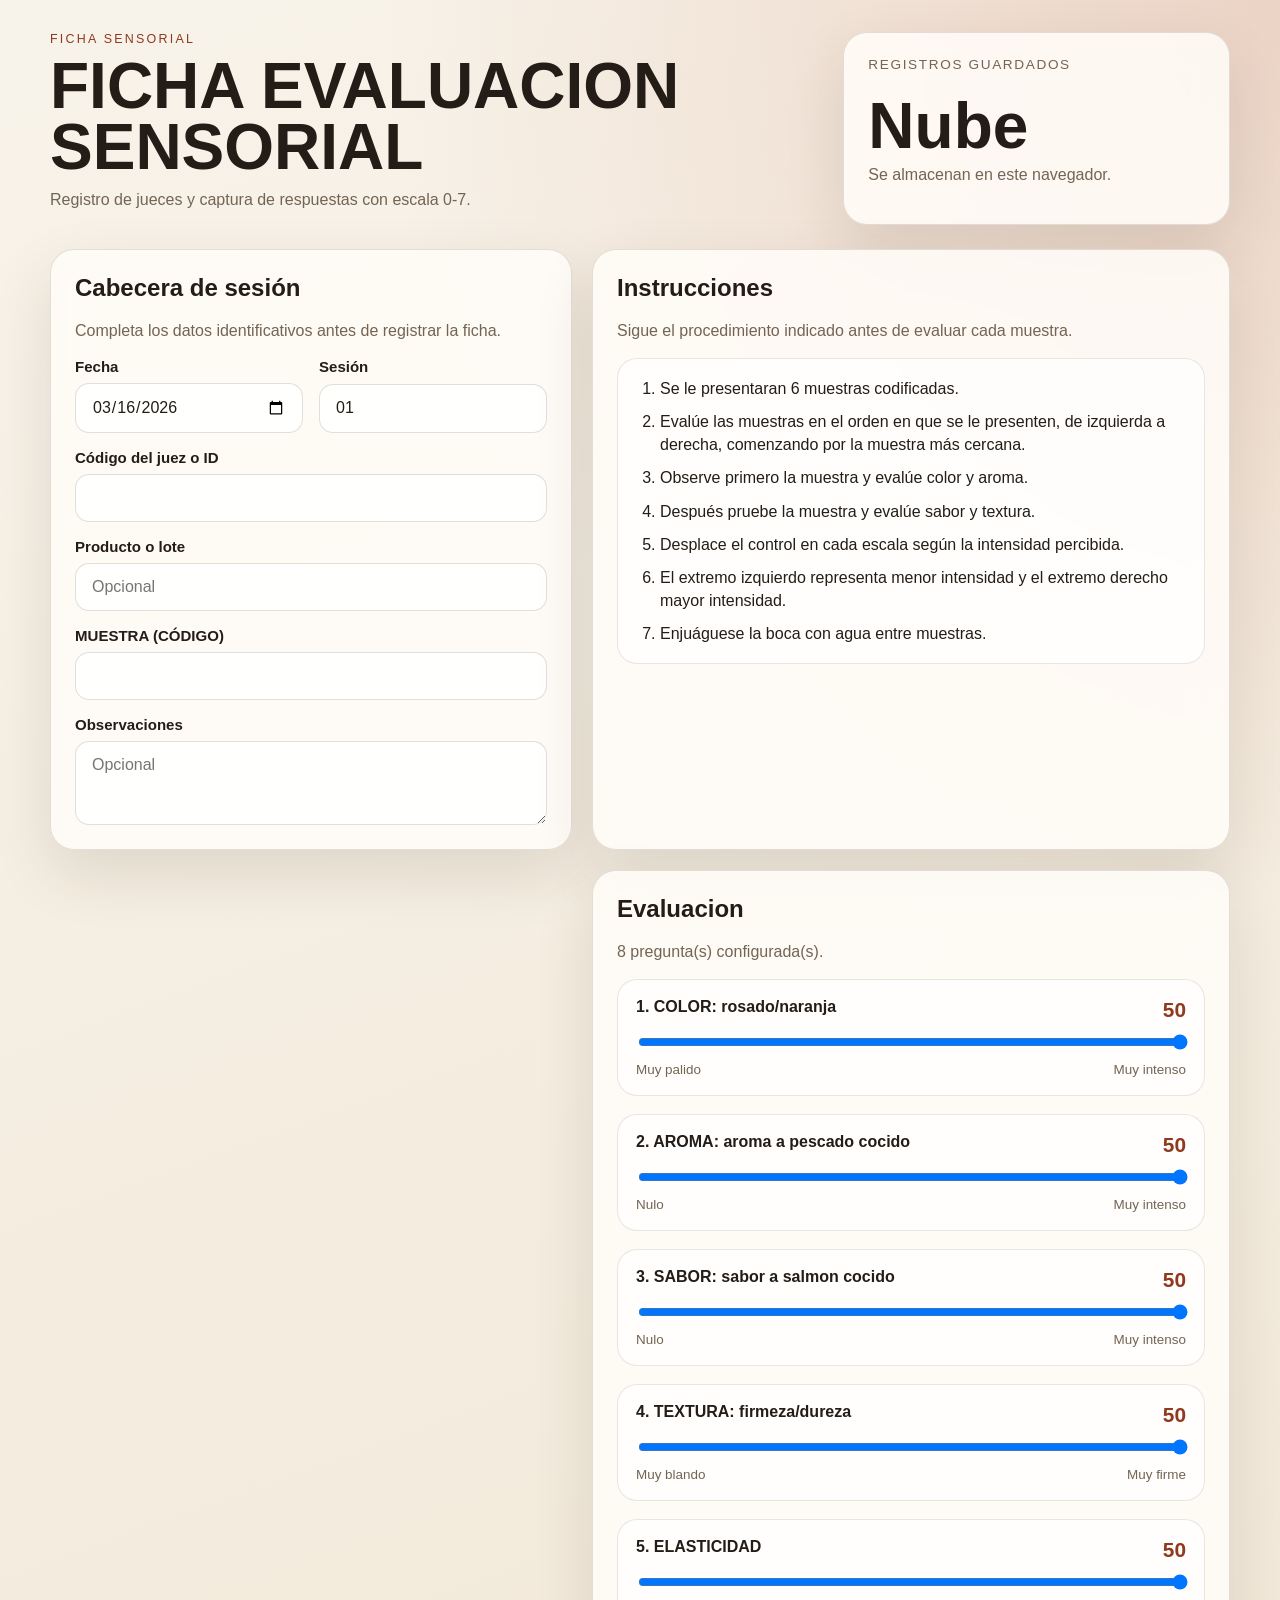
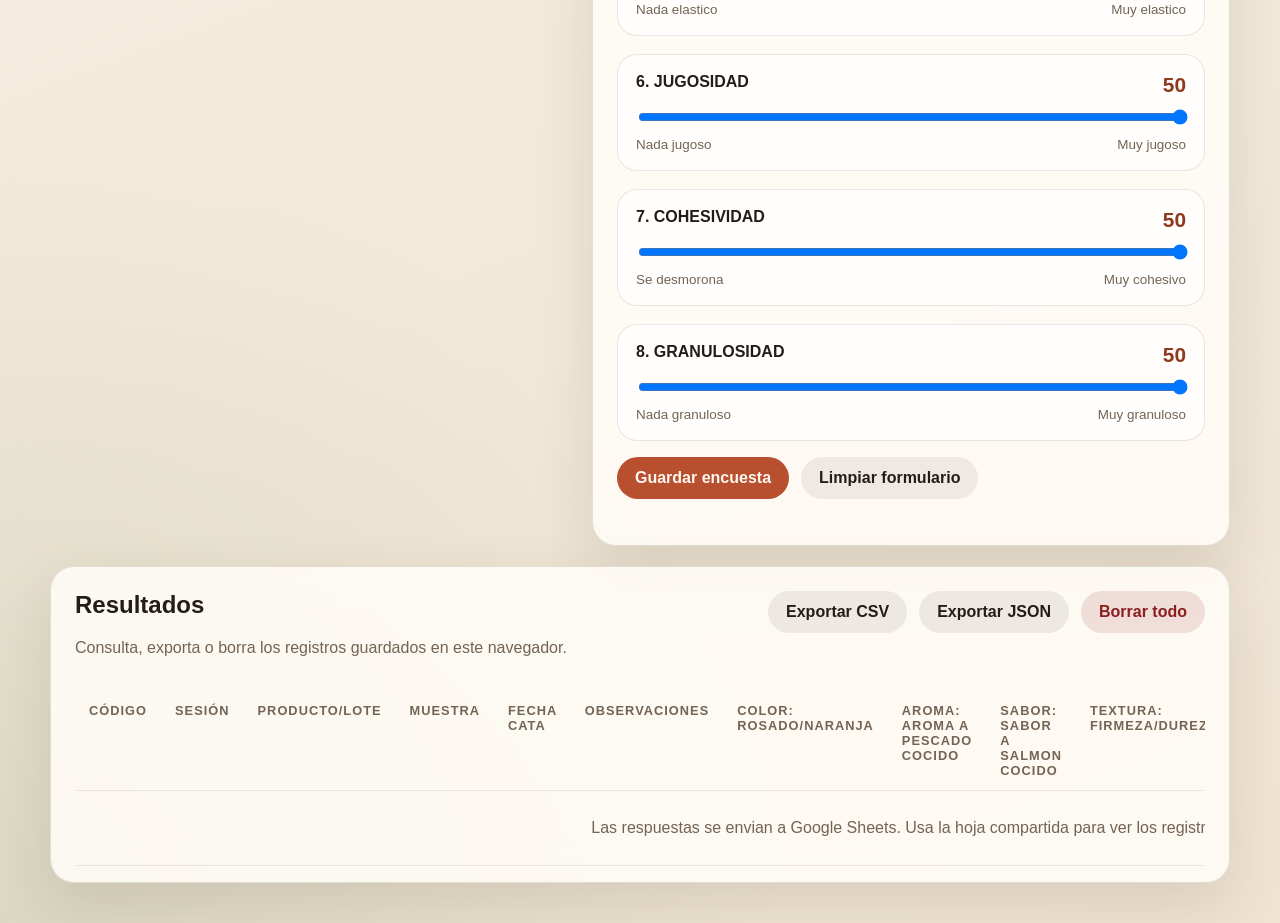
<file: index.html>
<!DOCTYPE html>
<html lang="es">
<head>
  <meta charset="UTF-8">
  <meta name="viewport" content="width=device-width, initial-scale=1.0">
  <title>SALMON | Cata de producto</title>
  <link rel="stylesheet" href="styles.css">
</head>
<body>
  <div class="app-shell">
    <header class="hero">
      <div>
        <p class="eyebrow">Ficha sensorial</p>
        <h1 id="survey-title">SALMON</h1>
        <p class="hero-copy">
          Registro de jueces y captura de respuestas con escala 0-7.
        </p>
      </div>
      <div class="hero-card">
        <p class="hero-card-label">Registros guardados</p>
        <p id="entry-count" class="hero-card-value">0</p>
        <p class="hero-card-help">Se almacenan en este navegador.</p>
      </div>
    </header>

    <main class="layout">
      <section class="panel">
        <div class="panel-header">
          <h2>Cabecera de sesión</h2>
          <p>Completa los datos identificativos antes de registrar la ficha.</p>
        </div>

        <form id="participant-form" class="stack" novalidate>
          <div class="meta-grid">
            <label class="field">
              <span>Fecha</span>
              <input id="session-date" name="sessionDate" type="date" required>
            </label>

            <label class="field">
              <span>Sesión</span>
              <input id="session-number" name="sessionNumber" type="text" maxlength="20" required>
            </label>
          </div>

          <label class="field">
            <span>Código del juez o ID</span>
            <input id="participant-code" name="participantCode" type="text" maxlength="40" required>
          </label>

          <label class="field">
            <span>Producto o lote</span>
            <input id="product-batch" name="productBatch" type="text" maxlength="100" placeholder="Opcional">
          </label>

          <label class="field">
            <span>MUESTRA (CÓDIGO)</span>
            <input id="sample-code" name="sampleCode" type="number" step="1" min="0" required>
          </label>

          <label class="field">
            <span>Observaciones</span>
            <textarea id="notes" name="notes" rows="3" maxlength="300" placeholder="Opcional"></textarea>
          </label>
        </form>
      </section>

      <section class="panel">
        <div class="panel-header">
          <h2>Instrucciones</h2>
          <p id="instructions-summary">Sigue el procedimiento indicado antes de evaluar cada muestra.</p>
        </div>

        <div class="instructions-card">
          <ol id="instructions-list" class="instructions-list"></ol>
        </div>
      </section>

      <section class="panel survey-panel">
        <div class="panel-header">
          <h2>Evaluacion</h2>
          <p id="survey-summary">Carga tus preguntas en el archivo de configuracion.</p>
        </div>

        <form id="survey-form" class="stack" novalidate>
          <div id="survey-questions" class="question-list"></div>

          <div class="actions">
            <button type="submit" class="button button-primary">Guardar encuesta</button>
            <button type="button" id="reset-form" class="button button-secondary">Limpiar formulario</button>
          </div>
        </form>

        <p id="form-status" class="status" aria-live="polite"></p>
      </section>
    </main>

    <section class="panel panel-results">
      <div class="panel-header panel-header-results">
        <div>
          <h2>Resultados</h2>
          <p>Consulta, exporta o borra los registros guardados en este navegador.</p>
        </div>
        <div class="toolbar">
          <button type="button" id="export-csv" class="button button-secondary">Exportar CSV</button>
          <button type="button" id="export-json" class="button button-secondary">Exportar JSON</button>
          <button type="button" id="clear-storage" class="button button-danger">Borrar todo</button>
        </div>
      </div>

      <div class="table-wrap">
        <table>
          <thead id="results-head"></thead>
          <tbody id="results-body">
            <tr>
              <td class="empty-state" colspan="99">Todavia no hay respuestas guardadas.</td>
            </tr>
          </tbody>
        </table>
      </div>
    </section>
  </div>

  <script src="survey-config.js"></script>
  <script src="app.js"></script>
</body>
</html>
</file>
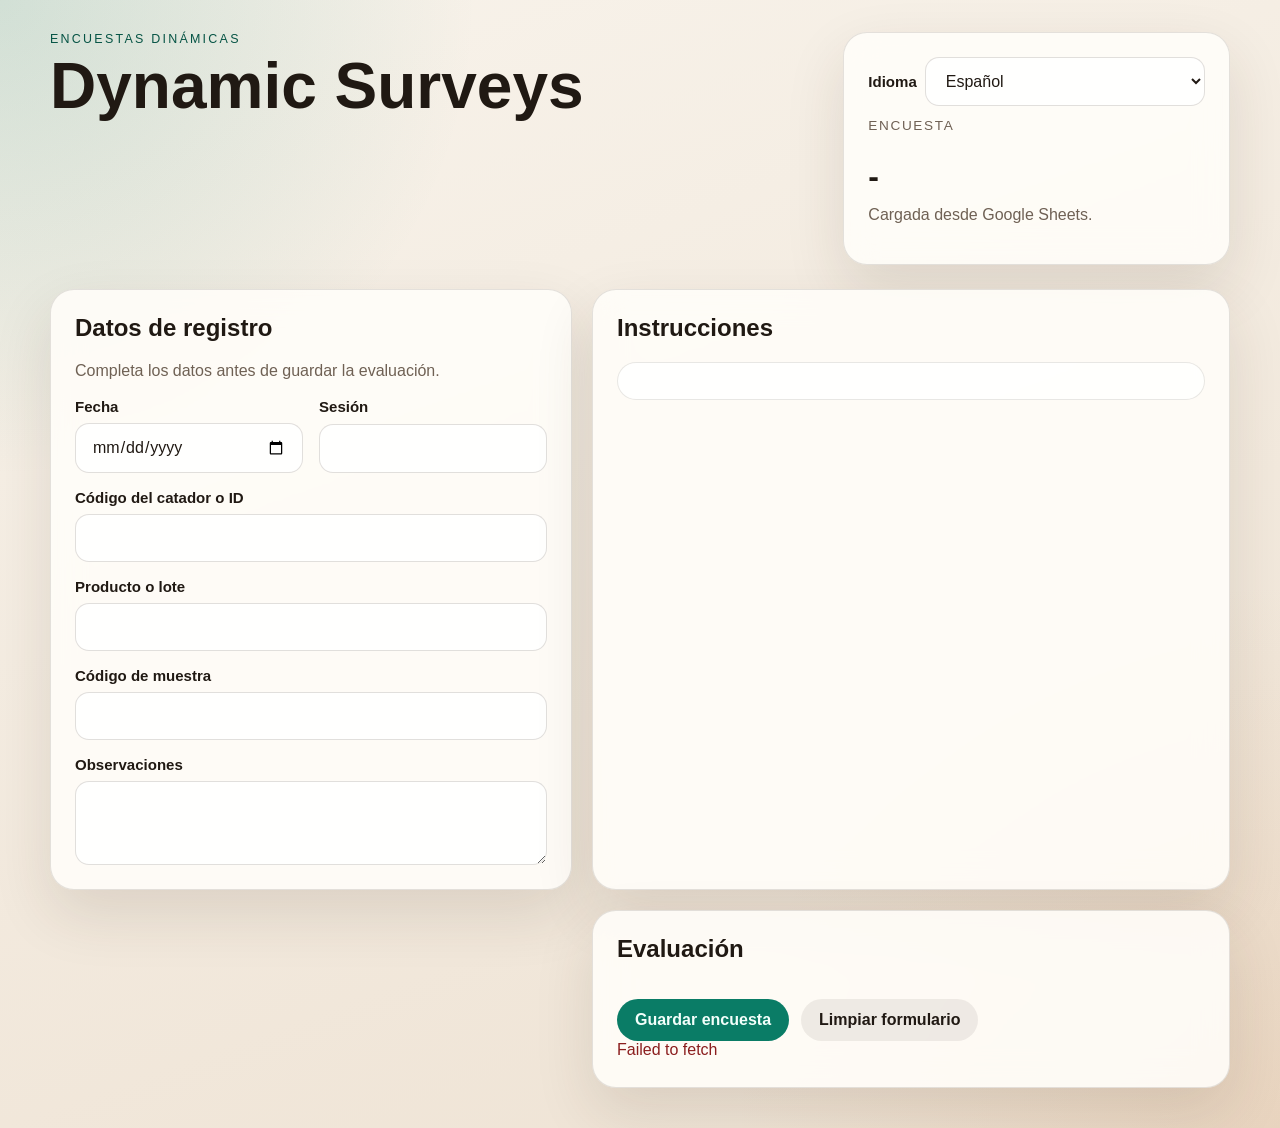
<file: dynamic-surveys/index.html>
<!DOCTYPE html>
<html lang="es">
<head>
  <meta charset="UTF-8">
  <meta name="viewport" content="width=device-width, initial-scale=1.0">
  <title>Dynamic Surveys</title>
  <link rel="stylesheet" href="styles.css">
</head>
<body>
  <div class="app-shell">
    <header class="hero">
      <div>
        <p class="eyebrow" data-i18n="appBadge"></p>
        <h1 id="survey-title">Dynamic Surveys</h1>
        <p class="hero-copy" id="survey-description"></p>
      </div>
      <div class="hero-card">
        <label class="field inline-field">
          <span data-i18n="language"></span>
          <select id="language-switcher">
            <option value="es">Español</option>
            <option value="en">English</option>
          </select>
        </label>
        <p class="hero-card-label" data-i18n="surveyId"></p>
        <p id="survey-id" class="hero-card-value">-</p>
        <p class="hero-card-help" data-i18n="surveyHint"></p>
      </div>
    </header>

    <main class="layout">
      <section class="panel">
        <div class="panel-header">
          <h2 data-i18n="metaTitle"></h2>
          <p data-i18n="metaHelp"></p>
        </div>

        <form id="meta-form" class="stack" novalidate>
          <div class="meta-grid">
            <label class="field">
              <span data-i18n="date"></span>
              <input id="session-date" name="sessionDate" type="date" required>
            </label>

            <label class="field">
              <span data-i18n="session"></span>
              <input id="session-number" name="sessionNumber" type="text" maxlength="20" required>
            </label>
          </div>

          <label class="field">
            <span data-i18n="panelistCode"></span>
            <input id="participant-code" name="participantCode" type="text" maxlength="40" required>
          </label>

          <label class="field">
            <span data-i18n="batch"></span>
            <input id="product-batch" name="productBatch" type="text" maxlength="100">
          </label>

          <label class="field">
            <span data-i18n="sampleCode"></span>
            <input id="sample-code" name="sampleCode" type="number" step="1" min="0" required>
          </label>

          <label class="field">
            <span data-i18n="notes"></span>
            <textarea id="notes" name="notes" rows="3" maxlength="300"></textarea>
          </label>
        </form>
      </section>

      <section class="panel">
        <div class="panel-header">
          <h2 data-i18n="instructions"></h2>
          <p id="survey-summary"></p>
        </div>

        <div class="instructions-card">
          <ol id="instructions-list" class="instructions-list"></ol>
        </div>
      </section>

      <section class="panel survey-panel">
        <div class="panel-header">
          <h2 data-i18n="evaluation"></h2>
          <p id="status-detail"></p>
        </div>

        <form id="survey-form" class="stack" novalidate>
          <div id="survey-questions" class="question-list"></div>

          <div class="actions">
            <button type="submit" class="button button-primary" data-i18n="save"></button>
            <button type="button" id="reset-form" class="button button-secondary" data-i18n="reset"></button>
          </div>
        </form>

        <p id="form-status" class="status" aria-live="polite"></p>
      </section>
    </main>
  </div>

  <script src="survey-config.js"></script>
  <script src="app.js"></script>
</body>
</html>
</file>
<file: styles.css>
:root {
  --bg: #f6f1e8;
  --panel: rgba(255, 252, 247, 0.88);
  --panel-border: rgba(66, 55, 44, 0.14);
  --text: #241c16;
  --muted: #736454;
  --accent: #b84f2f;
  --accent-dark: #8f391f;
  --danger: #8b1e1e;
  --shadow: 0 24px 60px rgba(55, 38, 25, 0.12);
  --radius: 24px;
}

* {
  box-sizing: border-box;
}

body {
  margin: 0;
  min-height: 100vh;
  font-family: "Segoe UI", Tahoma, Geneva, Verdana, sans-serif;
  color: var(--text);
  background:
    radial-gradient(circle at top right, rgba(184, 79, 47, 0.18), transparent 32%),
    radial-gradient(circle at bottom left, rgba(91, 125, 75, 0.14), transparent 28%),
    linear-gradient(160deg, #f8f3ea 0%, #efe4d2 100%);
}

.app-shell {
  width: min(1180px, calc(100vw - 32px));
  margin: 0 auto;
  padding: 32px 0 40px;
}

.hero {
  display: grid;
  grid-template-columns: 1.6fr 0.8fr;
  gap: 20px;
  margin-bottom: 24px;
}

.eyebrow {
  margin: 0 0 10px;
  text-transform: uppercase;
  letter-spacing: 0.18em;
  font-size: 0.78rem;
  color: var(--accent-dark);
}

h1,
h2,
h3,
p {
  margin-top: 0;
}

h1 {
  margin-bottom: 12px;
  font-size: clamp(2.6rem, 5vw, 4.4rem);
  line-height: 0.96;
}

.hero-copy,
.panel-header p,
.hero-card-help,
.status {
  color: var(--muted);
}

.hero-card,
.panel {
  background: var(--panel);
  backdrop-filter: blur(16px);
  border: 1px solid var(--panel-border);
  border-radius: var(--radius);
  box-shadow: var(--shadow);
}

.hero-card {
  padding: 24px;
  align-self: stretch;
  display: flex;
  flex-direction: column;
  justify-content: space-between;
}

.hero-card-label {
  font-size: 0.85rem;
  text-transform: uppercase;
  letter-spacing: 0.12em;
  color: var(--muted);
}

.hero-card-value {
  font-size: 4rem;
  font-weight: 700;
  line-height: 1;
  margin: 8px 0;
}

.layout {
  display: grid;
  grid-template-columns: 0.9fr 1.1fr;
  gap: 20px;
  margin-bottom: 20px;
}

.panel {
  padding: 24px;
}

.panel-results {
  padding-bottom: 16px;
}

.panel-header {
  margin-bottom: 18px;
}

.panel-header-results {
  display: flex;
  justify-content: space-between;
  gap: 16px;
  align-items: flex-start;
}

.stack {
  display: grid;
  gap: 16px;
}

.meta-grid {
  display: grid;
  grid-template-columns: repeat(2, minmax(0, 1fr));
  gap: 16px;
}

.field {
  display: grid;
  gap: 8px;
}

.field span,
.question-meta {
  font-size: 0.94rem;
  font-weight: 600;
}

input,
textarea {
  width: 100%;
  padding: 14px 16px;
  border-radius: 14px;
  border: 1px solid rgba(70, 59, 47, 0.16);
  background: rgba(255, 255, 255, 0.84);
  color: var(--text);
  font: inherit;
}

textarea {
  resize: vertical;
}

input:focus,
textarea:focus {
  outline: 2px solid rgba(184, 79, 47, 0.18);
  border-color: rgba(184, 79, 47, 0.34);
}

.question-list {
  display: grid;
  gap: 18px;
}

.instructions-card {
  padding: 18px 20px;
  border-radius: 20px;
  background: rgba(255, 255, 255, 0.72);
  border: 1px solid rgba(70, 59, 47, 0.12);
}

.instructions-list {
  margin: 0;
  padding-left: 22px;
  display: grid;
  gap: 10px;
}

.instructions-list li {
  color: var(--text);
  line-height: 1.45;
}

.survey-panel {
  grid-column: 2;
}

.question-card {
  padding: 18px;
  border-radius: 20px;
  background: rgba(255, 255, 255, 0.72);
  border: 1px solid rgba(70, 59, 47, 0.12);
}

.question-header {
  display: flex;
  justify-content: space-between;
  gap: 12px;
  margin-bottom: 10px;
}

.question-title {
  margin: 0;
  font-size: 1rem;
}

.slider-row {
  display: grid;
  gap: 10px;
}

.slider-value {
  font-size: 1.3rem;
  font-weight: 700;
  color: var(--accent-dark);
}

input[type="range"] {
  padding: 0;
  border: 0;
  background: transparent;
}

.slider-scale {
  display: flex;
  justify-content: space-between;
  color: var(--muted);
  font-size: 0.84rem;
}

.actions,
.toolbar {
  display: flex;
  flex-wrap: wrap;
  gap: 12px;
}

.button {
  appearance: none;
  border: 0;
  border-radius: 999px;
  padding: 12px 18px;
  font: inherit;
  font-weight: 600;
  cursor: pointer;
}

.button-primary {
  background: var(--accent);
  color: #fff7f1;
}

.button-primary:hover {
  background: var(--accent-dark);
}

.button-secondary {
  background: rgba(55, 43, 31, 0.08);
  color: var(--text);
}

.button-danger {
  background: rgba(139, 30, 30, 0.12);
  color: var(--danger);
}

.status {
  min-height: 1.4em;
  margin-bottom: 0;
}

.status.success {
  color: #22613d;
}

.status.error {
  color: var(--danger);
}

.table-wrap {
  overflow-x: auto;
}

table {
  width: 100%;
  border-collapse: collapse;
  min-width: 760px;
}

th,
td {
  padding: 12px 14px;
  text-align: left;
  border-bottom: 1px solid rgba(70, 59, 47, 0.1);
  vertical-align: top;
}

thead th {
  font-size: 0.8rem;
  text-transform: uppercase;
  letter-spacing: 0.08em;
  color: var(--muted);
}

.empty-state {
  text-align: center;
  color: var(--muted);
  padding: 28px 18px;
}

@media (max-width: 920px) {
  .hero,
  .layout {
    grid-template-columns: 1fr;
  }

  .meta-grid {
    grid-template-columns: 1fr;
  }

  .survey-panel {
    grid-column: auto;
  }

  .panel-header-results {
    flex-direction: column;
  }
}
</file>
<file: dynamic-surveys/styles.css>
:root {
  --bg: #f4f0ea;
  --panel: rgba(255, 253, 249, 0.9);
  --panel-border: rgba(69, 59, 49, 0.14);
  --text: #201913;
  --muted: #6f6154;
  --accent: #0a7c66;
  --accent-dark: #065445;
  --danger: #8b1e1e;
  --shadow: 0 24px 60px rgba(55, 38, 25, 0.12);
  --radius: 24px;
}

* { box-sizing: border-box; }

body {
  margin: 0;
  min-height: 100vh;
  font-family: "Segoe UI", Tahoma, Geneva, Verdana, sans-serif;
  color: var(--text);
  background:
    radial-gradient(circle at top left, rgba(10, 124, 102, 0.16), transparent 28%),
    radial-gradient(circle at bottom right, rgba(202, 137, 82, 0.16), transparent 32%),
    linear-gradient(160deg, #f8f3eb 0%, #eee2d3 100%);
}

.app-shell {
  width: min(1180px, calc(100vw - 32px));
  margin: 0 auto;
  padding: 32px 0 40px;
}

.hero,
.layout {
  display: grid;
  gap: 20px;
}

.hero { grid-template-columns: 1.6fr 0.8fr; margin-bottom: 24px; }
.layout { grid-template-columns: 0.9fr 1.1fr; }

.hero-card,
.panel {
  background: var(--panel);
  backdrop-filter: blur(16px);
  border: 1px solid var(--panel-border);
  border-radius: var(--radius);
  box-shadow: var(--shadow);
}

.hero-card { padding: 24px; display: grid; gap: 12px; align-content: start; }
.panel { padding: 24px; }

.eyebrow {
  margin: 0 0 10px;
  text-transform: uppercase;
  letter-spacing: 0.18em;
  font-size: 0.78rem;
  color: var(--accent-dark);
}

h1, h2, h3, p { margin-top: 0; }
h1 { margin-bottom: 12px; font-size: clamp(2.6rem, 5vw, 4.2rem); line-height: 0.96; }

.hero-copy, .panel-header p, .hero-card-help, .status, #status-detail { color: var(--muted); }
.hero-card-label { font-size: 0.85rem; text-transform: uppercase; letter-spacing: 0.12em; color: var(--muted); }
.hero-card-value { font-size: 2rem; font-weight: 700; line-height: 1.1; margin: 0; }

.panel-header { margin-bottom: 18px; }
.stack, .question-list { display: grid; gap: 16px; }
.meta-grid { display: grid; grid-template-columns: repeat(2, minmax(0, 1fr)); gap: 16px; }
.field { display: grid; gap: 8px; }
.inline-field { align-items: center; grid-template-columns: auto 1fr; }
.field span { font-size: 0.94rem; font-weight: 600; }

input, textarea, select {
  width: 100%;
  padding: 14px 16px;
  border-radius: 14px;
  border: 1px solid rgba(70, 59, 47, 0.16);
  background: rgba(255, 255, 255, 0.84);
  color: var(--text);
  font: inherit;
}

textarea { resize: vertical; }
input:focus, textarea:focus, select:focus {
  outline: 2px solid rgba(10, 124, 102, 0.18);
  border-color: rgba(10, 124, 102, 0.34);
}

.instructions-card,
.question-card {
  padding: 18px;
  border-radius: 20px;
  background: rgba(255, 255, 255, 0.72);
  border: 1px solid rgba(70, 59, 47, 0.12);
}

.instructions-list { margin: 0; padding-left: 22px; display: grid; gap: 10px; }
.survey-panel { grid-column: 2; }
.question-header { display: flex; justify-content: space-between; gap: 12px; margin-bottom: 10px; }
.question-title { margin: 0; font-size: 1rem; }
.slider-row { display: grid; gap: 10px; }
.slider-value { font-size: 1.3rem; font-weight: 700; color: var(--accent-dark); }
input[type="range"] { padding: 0; border: 0; background: transparent; }
.slider-scale { display: flex; justify-content: space-between; color: var(--muted); font-size: 0.84rem; }
.ranking-block { display: grid; gap: 12px; }
.ranking-help { margin: 0; color: var(--muted); font-size: 0.92rem; }
.ranking-list { margin: 0; padding: 0; list-style: none; display: grid; gap: 10px; }
.ranking-item {
  display: grid;
  grid-template-columns: auto 1fr auto;
  align-items: center;
  gap: 12px;
  padding: 12px 14px;
  border-radius: 16px;
  background: rgba(255, 255, 255, 0.92);
  border: 1px solid rgba(70, 59, 47, 0.12);
}
.ranking-position {
  width: 34px;
  height: 34px;
  display: inline-grid;
  place-items: center;
  border-radius: 999px;
  background: rgba(10, 124, 102, 0.12);
  color: var(--accent-dark);
  font-weight: 700;
}
.ranking-label { font-weight: 600; }
.ranking-actions { display: flex; gap: 8px; }
.ranking-button {
  width: auto;
  padding: 8px 12px;
  border-radius: 999px;
  border: 1px solid rgba(70, 59, 47, 0.16);
  background: rgba(255, 255, 255, 0.92);
  cursor: pointer;
}
.ranking-button:hover {
  border-color: rgba(10, 124, 102, 0.34);
  background: rgba(10, 124, 102, 0.08);
}

.actions { display: flex; flex-wrap: wrap; gap: 12px; }
.button {
  appearance: none;
  border: 0;
  border-radius: 999px;
  padding: 12px 18px;
  font: inherit;
  font-weight: 600;
  cursor: pointer;
}
.button-primary { background: var(--accent); color: #f3fffb; }
.button-primary:hover { background: var(--accent-dark); }
.button-secondary { background: rgba(55, 43, 31, 0.08); color: var(--text); }

.status { min-height: 1.4em; margin-bottom: 0; }
.status.success { color: #22613d; }
.status.error { color: var(--danger); }

@media (max-width: 920px) {
  .hero, .layout, .meta-grid { grid-template-columns: 1fr; }
  .survey-panel { grid-column: auto; }
  .ranking-item { grid-template-columns: auto 1fr; }
  .ranking-actions { grid-column: 1 / -1; justify-content: flex-end; }
}
</file>
